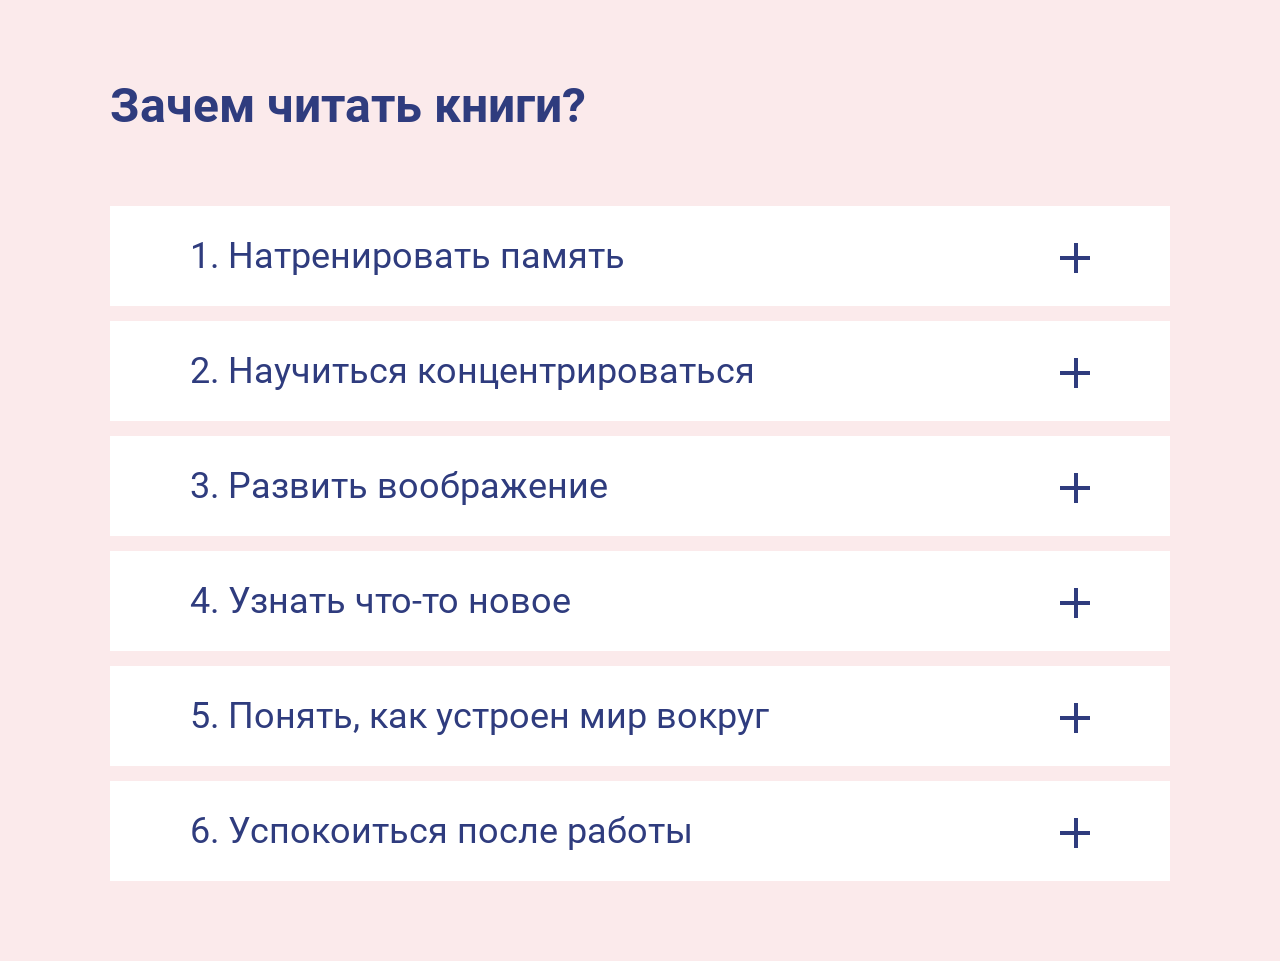
<file: component-1/index.html>
<!DOCTYPE html>
<html lang="ru">
  <head>
    <meta charset="utf-8">
    <meta name="viewport" content="width=device-width, initial-scale=1.0">
    <title>Компонент «Аккордеон»</title>
    <link rel="stylesheet" href="css/style.css">
  </head>
  <body>

    <h2>Зачем читать книги?</h2>

    <ul class="accordeon">
      <li class="accordeon-item">
        <div class="accordeon-item-title">
          1. Натренировать память
        </div>
        <div class="accordeon-item-content">
          <p>Это произойдёт само по себе.</p>
        </div>
      </li>
      <li class="accordeon-item">
        <div class="accordeon-item-title">
          2. Научиться концентрироваться
        </div>
        <div class="accordeon-item-content">
          <p>Даже детские сказки требуют полного погружения в чтение.</p>
        </div>
      </li>
      <li class="accordeon-item">
        <div class="accordeon-item-title">
          3. Развить воображение
        </div>
        <div class="accordeon-item-content">
          <p>Книги для взрослых обычно делают совсем без картинок.</p>
        </div>
      </li>
      <li class="accordeon-item">
        <div class="accordeon-item-title">
          4. Узнать что-то новое
        </div>
        <div class="accordeon-item-content">
          <p>Познакомиться с традициями индийской кухни, перенестись в реальность 19 века — всё это позволят сделать книги.</p>
        </div>
      </li>
      <li class="accordeon-item">
        <div class="accordeon-item-title">
          5. Понять, как устроен мир вокруг
        </div>
        <div class="accordeon-item-content">
          <p>В мире столько открытий и столько книг об этих открытиях.</p>
        </div>
      </li>
      <li class="accordeon-item">
        <div class="accordeon-item-title">
          6. Успокоиться после работы
        </div>
        <div class="accordeon-item-content">
          <p>Чтение помогает отвлечься от одной реальности и перенестись в другую.</p>
        </div>
      </li>
    </ul>
    <script src="js/script.js"></script>
  </body>
</html>
</file>
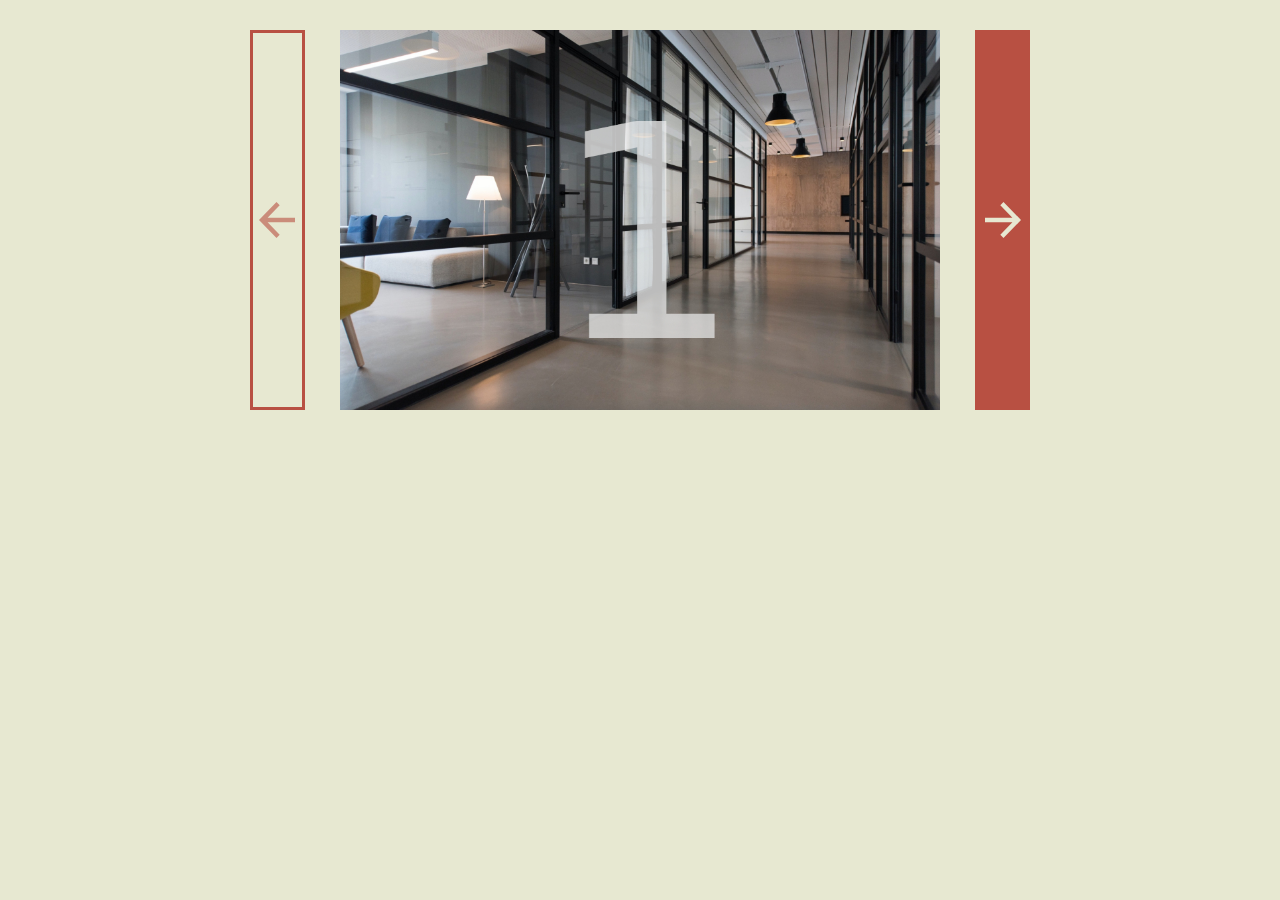
<file: component-2/index.html>
<!DOCTYPE html>
<html lang="ru">
<head>
  <meta charset="utf-8">
  <meta name="viewport" content="width=device-width, initial-scale=1.0">
  <link href="css/style.css" rel="stylesheet">
  <title>Компонент «Слайдер»</title>
</head>
<body>
  <div id="slider">
    <div class="slider-containter">
      <ul class="slider-items">
        <li class="slider-item slider-item--current">
          <img src="img/slide-1.jpg" alt="" width="600" height="380"/>
        </li>
        <li class="slider-item">
          <img src="img/slide-2.jpg" alt="" width="600" height="380"/>
        </li>
        <li class="slider-item">
          <img src="img/slide-3.jpg" alt="" width="600" height="380"/>
        </li>
      </ul>
      <div class="slider-toggles">
        <button disabled class="slider-toggle--prev" type="button">Назад</button>
        <button class="slider-toggle--next" type="button">Вперёд</button>
      </div>
    </div>
    <ul class="slider-pagination">
      <li>
        <button disabled class="slider-pagination-item" type="button">1</button>
      </li>
      <li>
        <button class="slider-pagination-item" type="button">2</button>
      </li>
      <li>
        <button class="slider-pagination-item" type="button">3</button>
      </li>
    </ul>
  </div>
  <script src="js/script.js"></script>
</body>
</html>
</file>
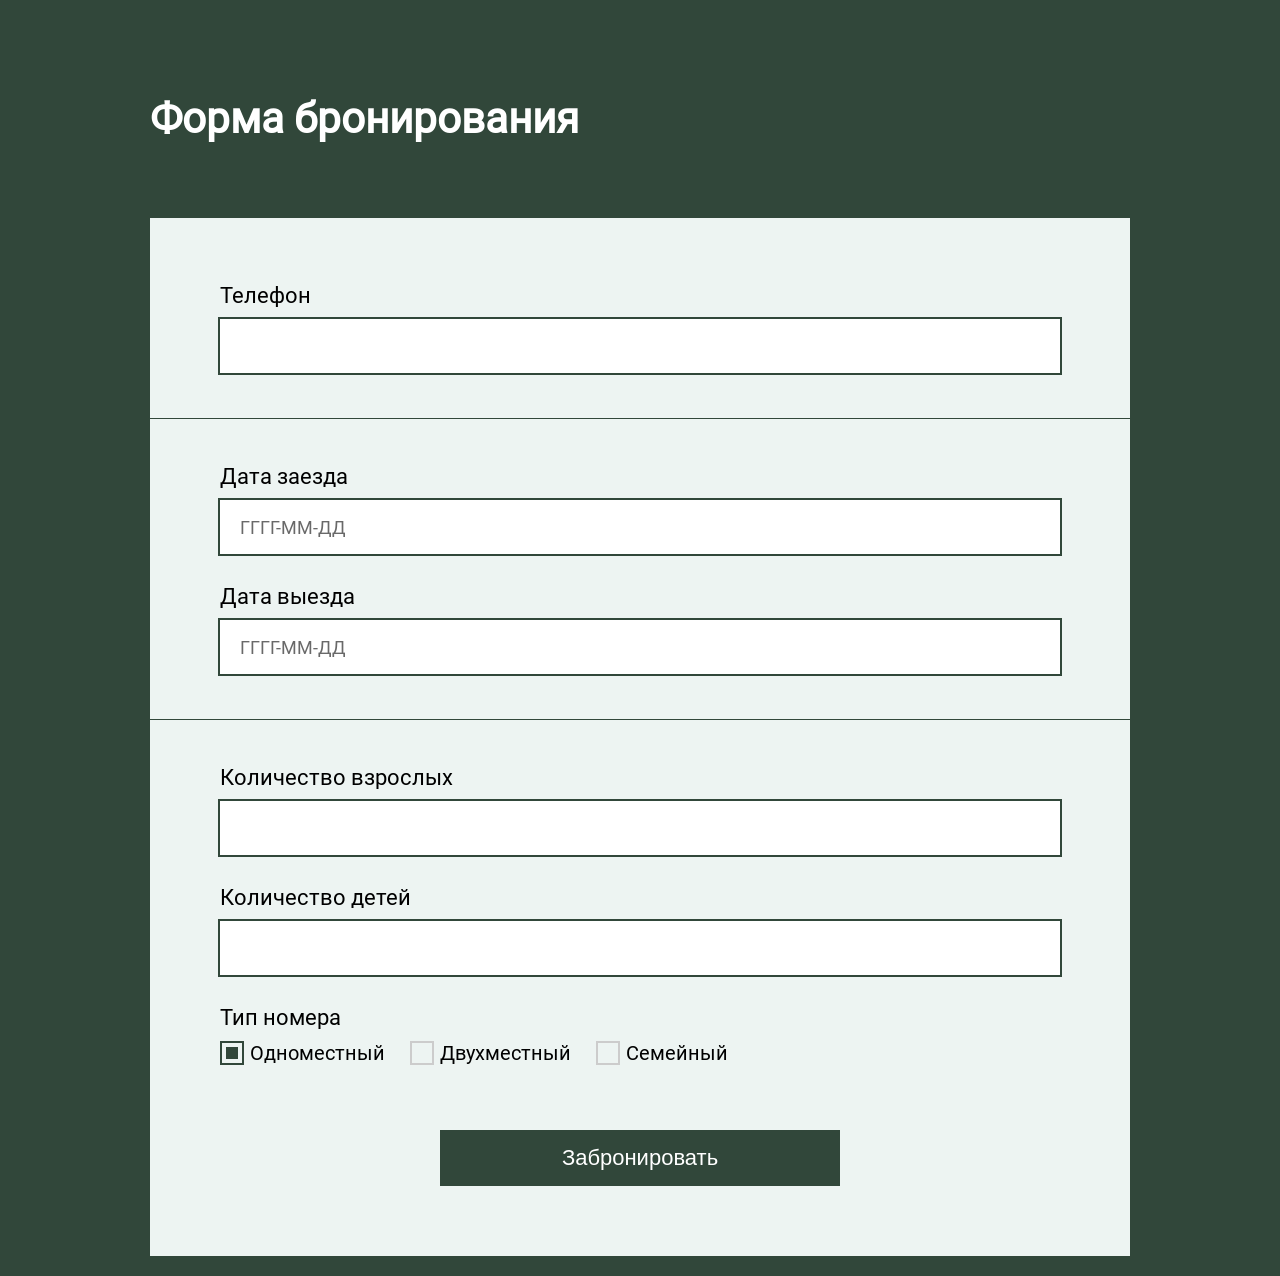
<file: component-3/index.html>
<!DOCTYPE html>
<html lang="ru">
<head>
  <meta charset="utf-8">
  <meta name="viewport" content="width=device-width, initial-scale=1.0">
  <link rel="stylesheet" href="css/style.css">
  <title>Компонент «Форма»</title>
</head>
<body>
  <h1>Форма бронирования</h1>
  <form id="booking-form" action="#">
    <div class="field-group phones-group">
      <p class="field-container">
        <label class="field-label" for="phone">Телефон</label>
        <input class="field-input" id="phone" name="phone" type="text">
      </p>
    </div>
    <div class="field-group dates-group">
      <p class="field-container">
        <label class="field-label" for="checkin-date">Дата заезда</label>
        <input class="field-input" id="checkin-date" name="checkin-date" type="text" placeholder="ГГГГ-ММ-ДД">
      </p>
      <p class="field-container">
        <label class="field-label" for="checkout-date">Дата выезда</label>
        <input class="field-input" id="checkout-date" name="checkout-date" type="text" placeholder="ГГГГ-ММ-ДД">
      </p>
    </div>
    <div class="field-group guests-group">
      <p class="field-container">
        <label class="field-label" for="adults">Количество взрослых</label>
        <input class="field-input" id="adults" name="adults" type="text">
      </p>
      <p class="field-container">
        <label class="field-label" for="children">Количество детей</label>
        <input class="field-input" id="children" name="children" type="text">
      </p>
      <p class="field-container field-room-type">
        <span class="field-label">Тип номера</span>
        <!-- стилизовать простыми кастомными радибаттонами на css графике. просто квадратики -->
        <input type="radio" name="room-type" value="single" checked id="radio-1">
        <label class="custom-radio" for="radio-1">Одноместный</label>
        <input type="radio" name="room-type" value="double" id="radio-2">
        <label class="custom-radio" for="radio-2">Двухместный</label>
        <input type="radio" name="room-type" value="family" id="radio-3">
        <label class="custom-radio" for="radio-3">Семейный</label>
      </p>
    </div>
    <button class="submit-btn" type="submit">Забронировать</button>
  </form>

  <script src="js/script.js" defer></script>
</body>
</html>
</file>
<file: component-1/css/style.css>
@font-face {
  font-family: "Roboto";
  src: url("../fonts/roboto-regular.woff2") format("woff2");
  font-weight: 400;
  font-style: normal;
  font-display: swap;
}

@font-face {
  font-family: "Roboto";
  src: url("../fonts/roboto-700.woff2") format("woff2");
  font-weight: 700;
  font-style: normal;
  font-display: swap;
}

body {
  margin: 0;
  padding: 80px 110px;
  font-size: 16px;
  line-height: 24px;
  font-family: "Roboto", sans-serif;
  color: #2f3c7e;
  background-color: #fbeaeb;
}

h2 {
  margin-top: 0;
  margin-bottom: 74px;
  font-size: 48px;
  line-height: 52px;
  font-weight: 600;
}

.accordeon {
  margin: 0;
  padding: 0;
  list-style: none;
}

.accordeon-item {
  margin-bottom: 15px;
  background-color: #fff;
  overflow: hidden;
}

.accordeon-item:last-child {
  margin-bottom: 0;
}

.accordeon-item-title {
  position: relative;
  padding: 30px 170px 30px 80px;
  font-size: 36px;
  line-height: 40px;
  cursor: pointer;
}

.accordeon-item-title::after {
  position: absolute;
  content: "";
  top: 50px;
  right: 80px;
  width: 30px;
  height: 4px;
  background-color: #2f3c7e;
}

.accordeon-item-title::before {
  position: absolute;
  content: "";
  top: 37px;
  right: 92px;
  width: 4px;
  height: 30px;
  background-color: #2f3c7e;
}

.accordeon-item-content {
  display: none;
  padding: 50px 80px;
  font-size: 28px;
  line-height: 36px;
}

.accordeon-item-content p {
  margin: 0;
}

.accordeon-item--open {
  color: #fff;
  background-color: #2f3c7e;
}

.accordeon-item--open .accordeon-item-title {
  border-bottom: 2px solid currentColor;
}

.accordeon-item--open .accordeon-item-title::after {
  background-color: white;
}

.accordeon-item--open .accordeon-item-title::before {
  content: none;
}


.accordeon-item--open .accordeon-item-content {
  display: block;
}
</file>
<file: component-2/css/style.css>
body {
  margin: 0;
  padding: 0;
  font-family: "Arial", sans-serif;
  font-size: 16px;
  line-height: 24px;
  color: #b85042;
  background-color: #e7e8d1;
}

.slider-containter {
  margin: 0 auto;
  position: relative;
  width: 600px;
  padding: 30px 90px;
}

.slider-items {
  height: 380px;
  margin: 0;
  padding: 0;
  list-style: none;
  overflow: hidden;
}

.slider-item {
  display: none;
}

.slider-item--current {
  display: block;
}

.slider-item img {
  display: block;
  width: 100%;
  height: auto;
}

.slider-toggles {
  position: absolute;
  top: 30px;
  left: 0;
  display: flex;
  justify-content: space-between;
  width: 100%;
}

.slider-toggle--prev,
.slider-toggle--next {
  position: relative;
  width: 55px;
  height: 380px;
  padding: 0;
  color: inherit;
  font-size: 0;
  line-height: 0;
  border: 3px solid currentColor;
  background-color: currentColor;
  cursor: pointer;
  background-image: url("data:image/svg+xml,%3Csvg width='36' height='36' viewBox='0 0 36 36' fill='none' xmlns='http://www.w3.org/2000/svg'%3E%3Cpath d='M27.387 20.3142L0 20.3142V15.6858L27.387 15.6858L15.318 3.27231L18.4995 0L36 18L18.4995 36L15.318 32.7277L27.387 20.3142Z' fill='%23E7E8D1'/%3E%3C/svg%3E%0A");
  background-size: 36px 36px;
  background-repeat: no-repeat;
  background-position: center;
}

.slider-toggle--prev {
  transform: rotate(180deg);
}

.slider-toggle--next:disabled,
.slider-toggle--prev:disabled {
  background-color: transparent;
  background-image: url("data:image/svg+xml,%3Csvg width='36' height='36' viewBox='0 0 36 36' fill='none' xmlns='http://www.w3.org/2000/svg'%3E%3Cpath d='M27.387 20.3142L0 20.3142V15.6858L27.387 15.6858L15.318 3.27231L18.4995 0L36 18L18.4995 36L15.318 32.7277L27.387 20.3142Z' fill='%23B85042' fill-opacity='0.6'/%3E%3C/svg%3E%0A");
  cursor: default;
}


/* :disabled
background-image: url("data:image/svg+xml,%3Csvg width='36' height='36' viewBox='0 0 36 36' fill='none' xmlns='http://www.w3.org/2000/svg'%3E%3Cpath d='M8.613 15.6858L36 15.6858V20.3142H8.613L20.682 32.7277L17.5005 36L0 18L17.5005 -1.29372e-06L20.682 3.2723L8.613 15.6858Z' fill='%23B85042' fill-opacity='0.6'/%3E%3C/svg%3E%0A"); */

/* :enabled
background-image: url("data:image/svg+xml,%3Csvg width='36' height='36' viewBox='0 0 36 36' fill='none' xmlns='http://www.w3.org/2000/svg'%3E%3Cpath d='M27.387 20.3142L0 20.3142V15.6858L27.387 15.6858L15.318 3.27231L18.4995 0L36 18L18.4995 36L15.318 32.7277L27.387 20.3142Z' fill='%23E7E8D1'/%3E%3C/svg%3E%0A"); */

.slider-pagination {
  display: none;
  justify-content: center;
  width: 300px;
  margin: 0 auto;
  padding: 0;
  padding-bottom: 20px;
  list-style: none;
}

.slider-pagination li {
  margin: 0 10px;
}

.slider-pagination-item {
  display: block;
  width: 190px;
  height: 45px;
  font: inherit;
  font-size: 0;
  line-height: 0;
  margin: 0;
  padding: 0;
  color: inherit;
  background-color: transparent;
  border: 2px solid #b85042;
}

.slider-pagination-item:disabled {
  background-color: #b85042;
}

.slider-pagination--shown {
  display: flex;
}
</file>
<file: component-3/css/style.css>
/* @font-face {
  font-family: Roboto;
  src: url(../fonts/roboto-700.woff2) format("woff2");
  font-weight: 700;
  font-style: normal;
  font-display: swap
}

@font-face {
  font-family: Roboto;
  src: url(../fonts/roboto-300.woff2) format("woff2");
  font-weight: 300;
  font-style: normal;
  font-display: swap
}

@font-face {
  font-family: Roboto;
  src: url(../fonts/roboto-regular.woff2) format("woff2");
  font-weight: 400;
  font-style: normal;
  font-display: swap
} */

@font-face {
  font-family: "Roboto";
  src: url("../fonts/Roboto-Regular.ttf") format("truetype");
  font-weight: 400;
  font-style: normal;
  font-display: swap;
}

body {
  margin: 0;
  padding: 20px;
  font-family: "Roboto", sans-serif;
  font-size: 16px;
  line-height: 24px;
  font-weight: normal;
  color: #fff;
  background-color: #31473a;
}

body * {
  box-sizing: border-box;
}

body *:focus {
  outline: none;
}


h1 {
  max-width: 980px;
  margin: 75px auto 75px;
  font-size: 42px;
  line-height: 48px;
  font-weight: 700;
}

form {
  max-width: 980px;
  margin: 0 auto;
  padding: 20px 0 70px;
  color: #000;
  background-color: #edf4f2;
}

.field-group {
  padding: 45px 70px;
  border-bottom: 1px solid #31473a;
}

.field-group:last-of-type {
  border: none;
}


.field-container {
  margin: 0;
  margin-bottom: 30px;
  display: flex;
  flex-direction: column;
}

.field-container:last-of-type {
  margin-bottom: 0;
}

.field-container.field-room-type {
  flex-direction: row;
  flex-wrap: wrap;
  gap: 0 25px;
}

.field-container.field-room-type .field-label {
  width: 100%;
}

.field-label {
  margin-bottom: 10px;
  font-size: 22px;
  line-height: 26px;
}

.field-input {
  height: 54px;
  border: none;
  font-family: inherit;
  font-size: 18px;
  line-height: 20px;
  padding: 17px 20px;
  outline: 2px solid #31473a;
}

.field-input:focus {
  outline: 4px solid #31473a;
}

.field-input::placeholder {
  font: inherit;
  font-weight: 300;
  color: #696969;
}

.field-input.field-error {
  color: #c2301d;
  background-color: #ffc3bb;
}

.field-input.field-correct {
  color: #31473a;
  background-color: #d0ffe3;
}

.submit-btn {
  display: block;
  box-sizing: border-box;
  width: 400px;
  margin: 20px auto 0;
  padding: 13px;
  font-size: 22px;
  line-height: 1em;
  color: white;
  text-align: center;
  background-color: #31473a;
  border: 4px solid #31473a;
}

.submit-btn:focus {
  color: #000;
  background-color: transparent;
}

.field-error {
  border-color: #f66c41;
  background-color: #ffa181;
}

.field-correct {
  border-color: #4ef483;
  background-color: #b0ffaa;
}


/* Радиокнопки */
.custom-radio {
  position: relative;
  display: block;
  padding-left: 30px;
  font-size: 20px;
  line-height: 24px;
}

.custom-radio::before,
.custom-radio::after {
  content: "";
  position: absolute;
  display: block;
  box-sizing: inherit;
}

.custom-radio::before {
  top: 0;
  left: 0;
  width: 24px;
  height: 24px;
  border: 2px solid #ccc;
}

input:checked + .custom-radio::after {
  top: 6px;
  left: 6px;
  width: 12px;
  height: 12px;
  background-color: #31473a;
}

input:checked + .custom-radio::before {
  border-color: #31473a;
}

input[type="radio"] {
  margin: -1px;
  padding: 0;
  overflow: hidden;
  border: 0;
  -webkit-clip-path: inset(100%);
  clip-path: inset(100%);
  position: absolute;
  width: 1px;
  height: 1px;
  clip: rect(0, 0, 0, 0);
}
</file>
